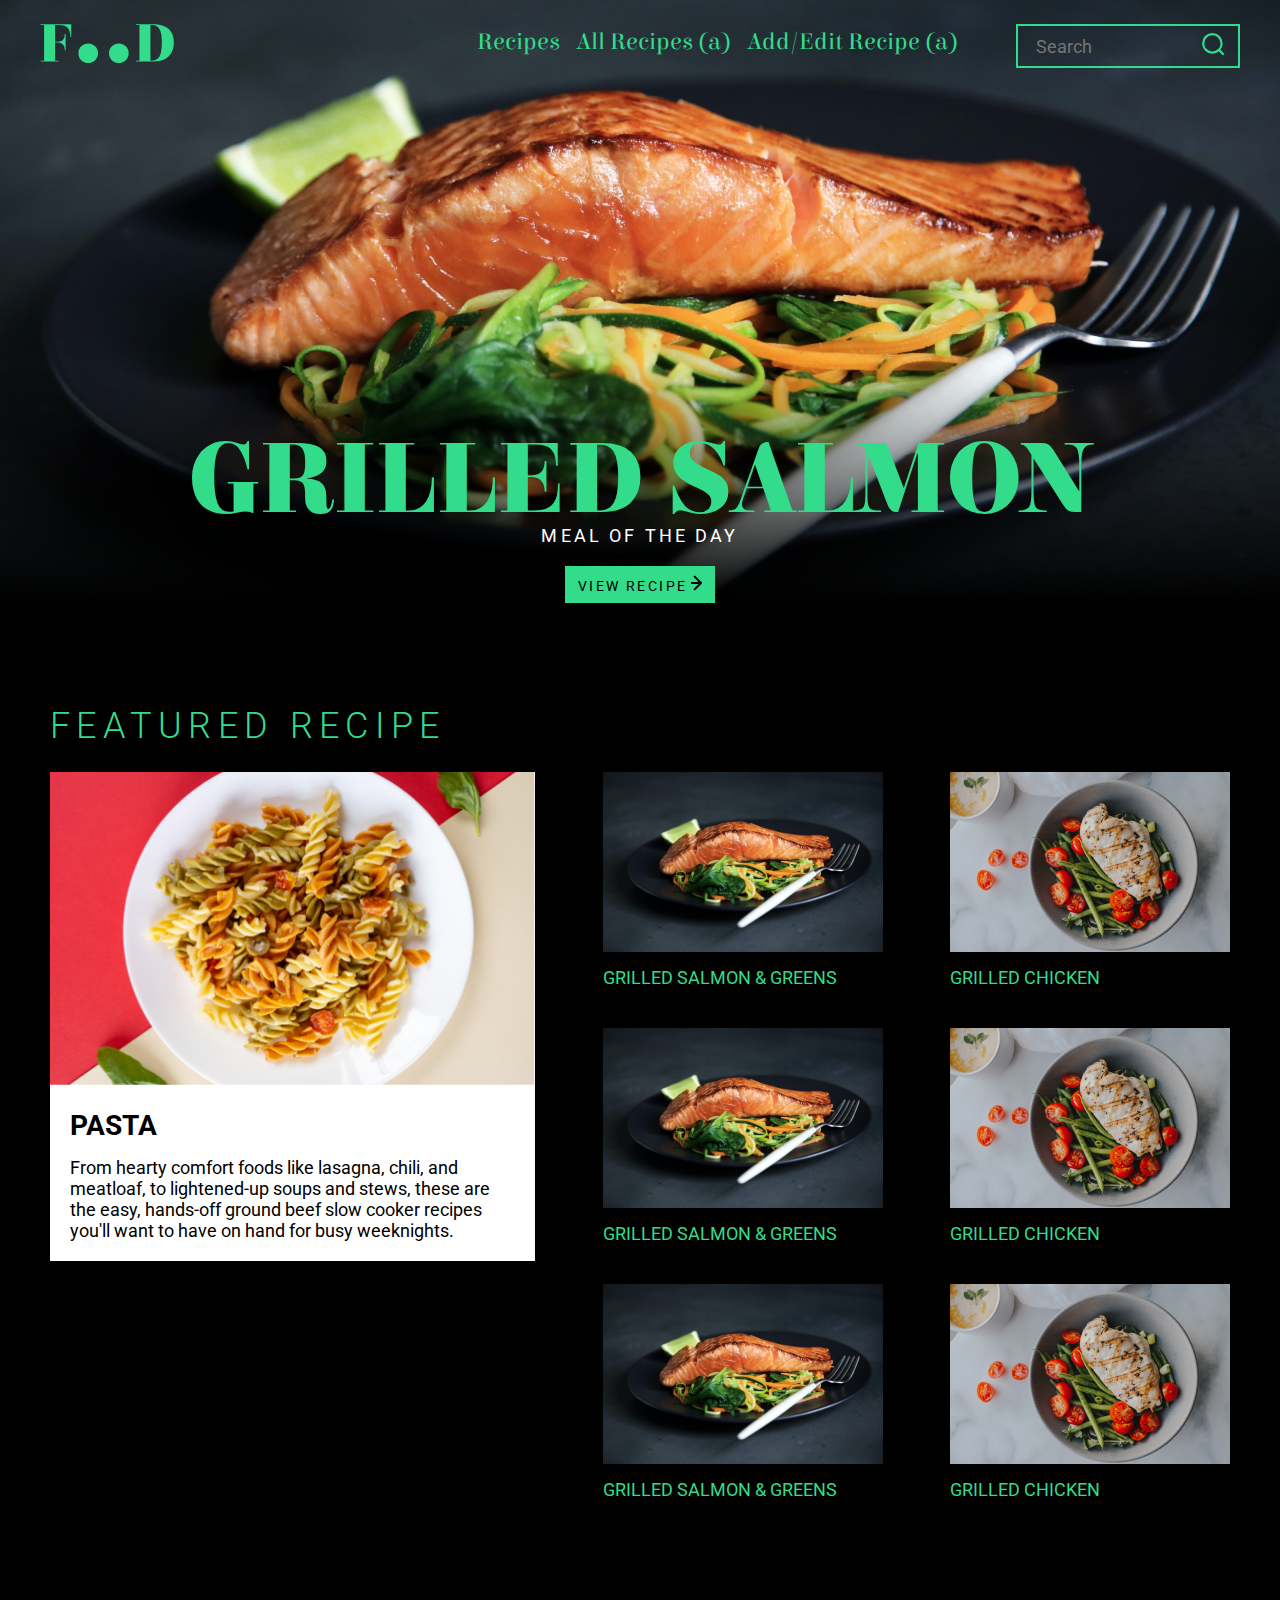
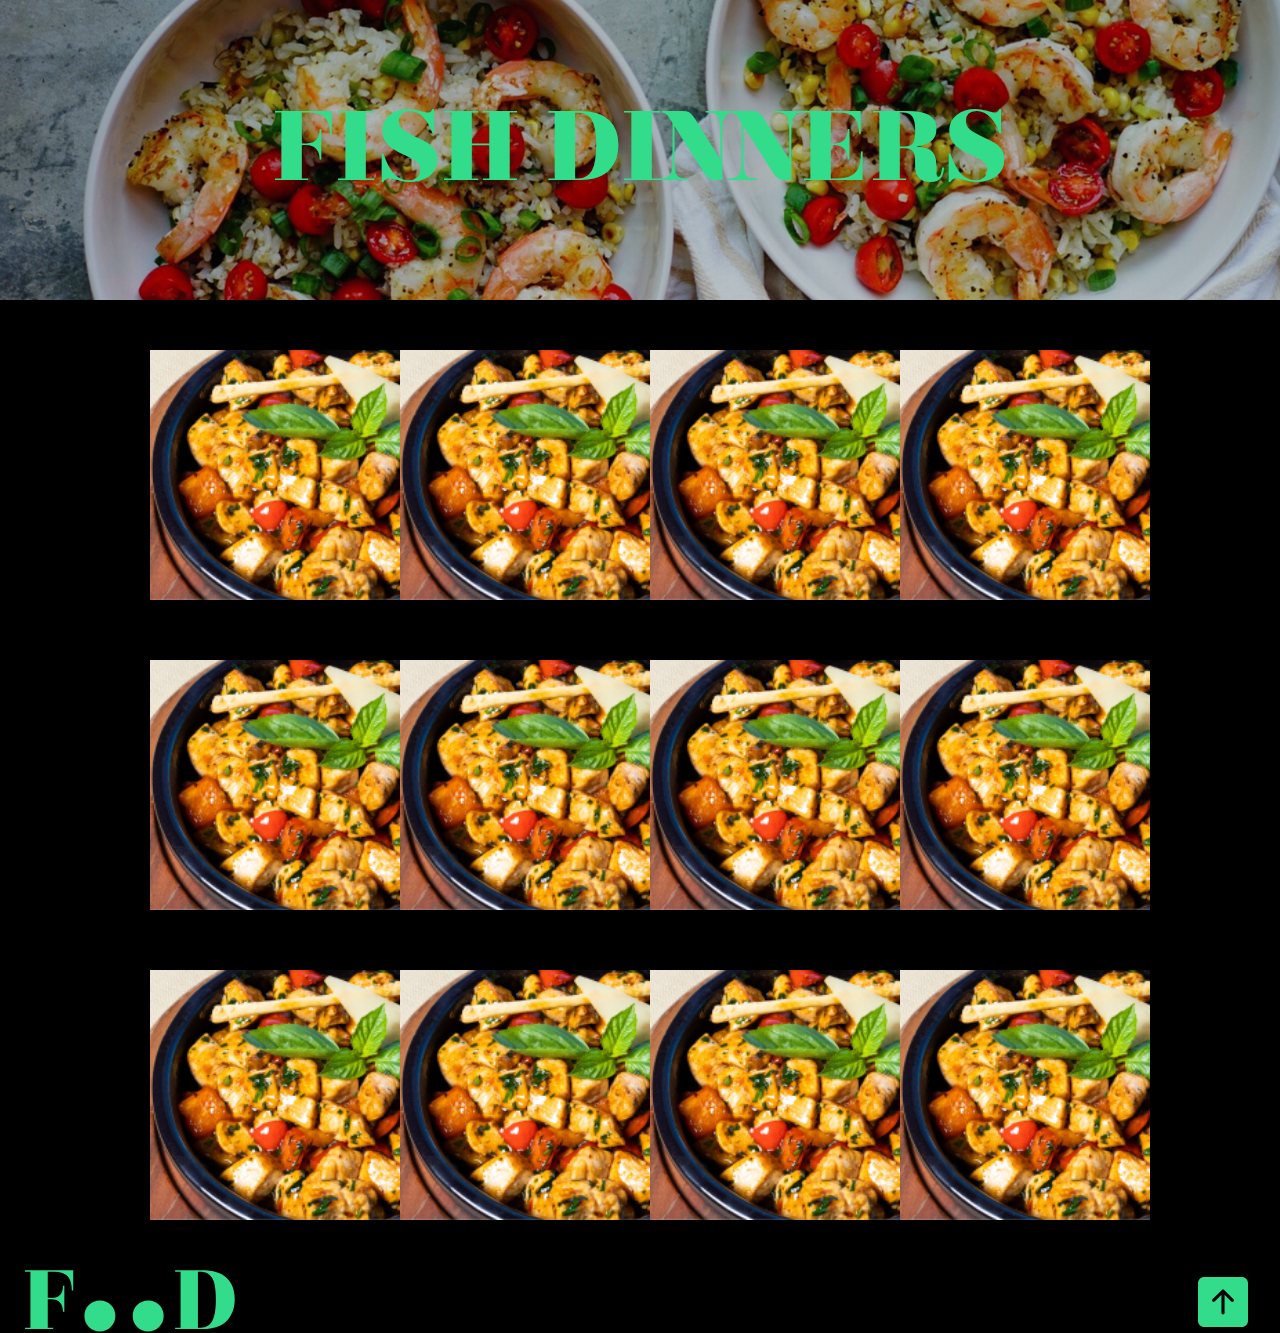
<file: alpha/index.html>
<!DOCTYPE html>
<html lang="en">
<head>
    <meta charset="UTF-8">
    <meta name="viewport" content="width=device-width, initial-scale=1.0">
    <meta http-equiv="X-UA-Compatible" content="ie=edge">
    <title>Home</title>
    <link rel="stylesheet" href="master.css">
    <link rel="preconnect" href="https://fonts.googleapis.com">
    <link rel="preconnect" href="https://fonts.gstatic.com" crossorigin>
    <link href="https://fonts.googleapis.com/css2?family=Elsie:wght@900&display=swap" rel="stylesheet">
    <link href="https://fonts.googleapis.com/css2?family=Roboto:wght@300;400;500;700;900&display=swap" rel="stylesheet">
</head>
<body>
    <header class="navbar">
        <div class="logo">
            <a href="index.html">
            <img src="images/FOOD.svg" alt="image of logo" >
        </a>  
        </div>
        <div class="menu-btn">
            <div class="menu-btn_burger"></div>
        </div>
        <div class="nav-menu">
            <div class="menu-items hover-style">
                <a href="categories.html">Recipes</a>
                <a href="all-recipes.html">All Recipes (a)</a>
                <a href="add-recipe.html">Add/Edit Recipe (a)</a>
                <a href="search-result.html">Search</a>
                <div class="search-bar">
                    <form action="/">
                        <input type="text" placeholder="Search" name="search">
                        <button type="submit"><img src="images/search.svg" alt="search icon"></button>
                    </form>
                </div>
            </div>
        </div>
    </header>     
    <div id="hero-image" class="hero">
        <div id="hero-text-items" >
            <a href="recipe-detail.html"> 
                <h1 class="large-title elsie">GRILLED SALMON</h1>
            </a>
            <h4 class="small-title">MEAL OF THE DAY</h4>
            <button class="btn-recipe" onclick="location.href='recipe-detail.html'">
                <a href="recipe-detail.html">VIEW RECIPE</a>
                <img src="images/arrow-1.svg" alt="right arrow">
            </button>
        </div>
    </div>
    <div id="featuredRecipesHP" class="hp-content col-3">
        <h3 class="roboto">FEATURED RECIPE</h3>
        <div class="col-1-2">
            <div>
                <div class="recipe-card-large">
                    <img src="images/food4.jpg" alt="image of pasta">
                    <div class="hover-style-secondary">
                        <a href="recipe-detail.html">
                            <h4 class="roboto">PASTA</h4>
                        </a>
                        <p class="roboto">From hearty comfort foods like lasagna, chili, and meatloaf, 
                            to lightened-up soups and stews, these are the easy, hands-off
                            ground beef slow cooker recipes you'll want to have on hand for 
                            busy weeknights.</p>
                    </div>
                </div>
            </div>
        </div>
        <div class="col-1-4">
            <div class="hover-style">
                <a href="">
                    <div class="recipe-card-small" id="side-image1"></div>
                </a>
                <a href="recipe-detail.html">
                    <p class="roboto-title">GRILLED SALMON & GREENS</p>
                </a>
            </div>
            <div class="hover-style">
                <a href="">
                    <div class="recipe-card-small" id="side-image1"></div>
                </a>
                <a href="recipe-detail.html">
                    <p class="roboto-title">GRILLED SALMON & GREENS</p>
                </a>
            </div>
            <div class="hover-style">
                <a href="">
                    <div class="recipe-card-small" id="side-image1"></div>
                </a>
                <a href="recipe-detail.html">
                    <p class="roboto-title">GRILLED SALMON & GREENS</p>
                </a>
            </div>
        </div>
        <div class="col-1-4">
            <div class="hover-style">
                <a href="">
                    <div class="recipe-card-small" id="side-image2"></div>
                </a>
                <a href="">
                    <p class="roboto-title">GRILLED CHICKEN</p>
                </a>
            </div>
            <div class="hover-style">
                <a href="">
                    <div class="recipe-card-small" id="side-image2"></div>
                </a>
                <a href="">
                    <p class="roboto-title">GRILLED CHICKEN</p>
                </a>
            </div>
            <div class="hover-style">
                <a href="">
                    <div class="recipe-card-small" id="side-image2"></div>
                </a>
                <a href="">
                    <p class="roboto-title">GRILLED CHICKEN</p>
                </a>
            </div>
        </div>
    </div>
    <div id="hp-banner">
        <a href="categories.html">
            <h1 class="large-title elsie">FISH DINNERS</h1>
        </a>
    </div>
    <div class="recipe-card-grid">
        <a href="">
            <div class="grid-item">
                <div class="middle">
                    <div class="grid-text">
                        <p class="roboto">CHICKEN STIRFRY</p>
                    </div>
                </div>
            </div>
        </a>
        <a href="">
            <div class="grid-item">
                <div class="middle">
                    <div class="grid-text">
                        <p class="roboto">CHICKEN STIRFRY</p>
                    </div>
                </div>
            </div>
        </a>
        <a href="">
            <div class="grid-item">
                <div class="middle">
                    <div class="grid-text">
                        <p class="roboto">CHICKEN STIRFRY</p>
                    </div>
                </div>
            </div>
        </a>
        <a href="">
            <div class="grid-item">
                <div class="middle">
                    <div class="grid-text">
                        <p class="roboto">CHICKEN STIRFRY</p>
                    </div>
                </div>
            </div>
        </a>
        <a href="">
            <div class="grid-item">
                <div class="middle">
                    <div class="grid-text">
                        <p class="roboto">CHICKEN STIRFRY</p>
                    </div>
                </div>
            </div>
        </a>
        <a href="">
            <div class="grid-item">
                <div class="middle">
                    <div class="grid-text">
                        <p class="roboto">CHICKEN STIRFRY</p>
                    </div>
                </div>
            </div>
        </a>
        <a href="">
            <div class="grid-item">
                <div class="middle">
                    <div class="grid-text">
                        <p class="roboto">CHICKEN STIRFRY</p>
                    </div>
                </div>
            </div>
        </a>
        <a href="">
            <div class="grid-item">
                <div class="middle">
                    <div class="grid-text">
                        <p class="roboto">CHICKEN STIRFRY</p>
                    </div>
                </div>
            </div>
        </a>
        <a href="">
            <div class="grid-item">
                <div class="middle">
                    <div class="grid-text">
                        <p class="roboto">CHICKEN STIRFRY</p>
                    </div>
                </div>
            </div>
        </a>
        <a href="">
            <div class="grid-item">
                <div class="middle">
                    <div class="grid-text">
                        <p class="roboto">CHICKEN STIRFRY</p>
                    </div>
                </div>
            </div>
        </a>
        <a href="">
            <div class="grid-item">
                <div class="middle">
                    <div class="grid-text">
                        <p class="roboto">CHICKEN STIRFRY</p>
                    </div>
                </div>
            </div>
        </a>
        <a href="">
            <div class="grid-item">
                <div class="middle">
                    <div class="grid-text">
                        <p class="roboto">CHICKEN STIRFRY</p>
                    </div>
                </div>
            </div>
        </a>
    </div>
    <footer class="footer">
        <div class="footer_name">
            <img src="images/FOOD.svg" alt="logo">
        </div>
        <div class="footer_icons">
            <a href="#hero-text-items">
                <img src="images/scroll-top.svg" alt="scroll to top" class="icons">
            </a>
        </div>
    </footer>
</body>
<script src="main.js"></script>
</html>
</file>
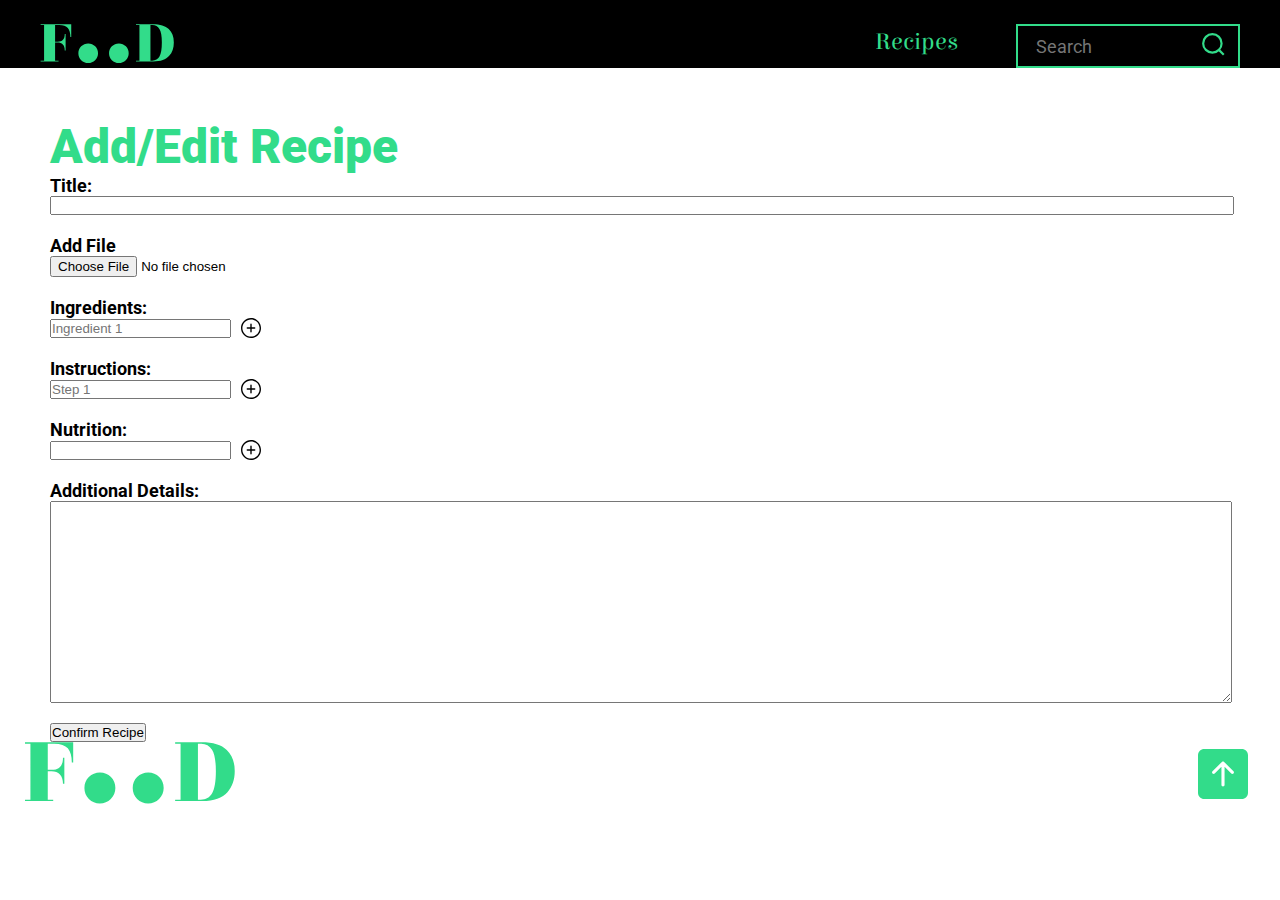
<file: alpha/add-recipe.html>
<!DOCTYPE html>
<html lang="en">

<head>
    <meta charset="UTF-8">
    <meta name="viewport" content="width=device-width, initial-scale=1.0">
    <meta http-equiv="X-UA-Compatible" content="ie=edge">
    <title>New Recipe</title>
    <link rel="stylesheet" href="master.css">
    <link rel="preconnect" href="https://fonts.googleapis.com">
    <link rel="preconnect" href="https://fonts.gstatic.com" crossorigin>
    <link href="https://fonts.googleapis.com/css2?family=Elsie:wght@900&display=swap" rel="stylesheet">
    <link href="https://fonts.googleapis.com/css2?family=Roboto:wght@300;400;500;700;900&display=swap" rel="stylesheet">
    <script src="https://ajax.googleapis.com/ajax/libs/jquery/3.3.1/jquery.min.js"></script>

    <script type="text/javascript">
        $(document).ready(function () {
            var maxField = 20; //Input fields increment limitation
            var addButton = $('.add_button'); //Add button selector
            var addButton2 = $('.add_button2');
            var addButton3 = $('.add_button3');
            var wrapper = $('.field_wrapper'); //Input field wrapper
            var wrapper2 = $('.field_wrapper2'); //Input field wrapper
            var wrapper3 = $('.field_wrapper3'); //Input field wrapper
            var fieldHTML = '<div><input type="text" name="field_name[]" value=""/><a href="javascript:void(0);" class="remove_button"><img src="images/delete.svg"/></a></div>'; //New input field html 
            var x = 1; //Initial field counter is 1

            //Once add button is clicked
            $(addButton).click(function () {
                //Check maximum number of input fields
                if (x < maxField) {
                    x++; //Increment field counter
                    $(wrapper).append(fieldHTML); //Add field html
                }
            });

            $(addButton2).click(function () {
                //Check maximum number of input fields
                if (x < maxField) {
                    x++; //Increment field counter
                    $(wrapper2).append(fieldHTML); //Add field html
                }
            });

            $(addButton3).click(function () {
                //Check maximum number of input fields
                if (x < maxField) {
                    x++; //Increment field counter
                    $(wrapper3).append(fieldHTML); //Add field html
                }
            });

            //Once remove button is clicked
            $(wrapper).on('click', '.remove_button', function (e) {
                e.preventDefault();
                $(this).parent('div').remove(); //Remove field html
                x--; //Decrement field counter
            });

            $(wrapper2).on('click', '.remove_button', function (e) {
                e.preventDefault();
                $(this).parent('div').remove(); //Remove field html
                x--; //Decrement field counter
            });

            $(wrapper3).on('click', '.remove_button', function (e) {
                e.preventDefault();
                $(this).parent('div').remove(); //Remove field html
                x--; //Decrement field counter
            });
        });
    </script>

</head>

<body id="add-recipe">
    <header class="navbar" id="secondary-navbar">
        <div class="logo">
            <a href="index.html">
                <img src="images/FOOD.svg" alt="image of logo">
            </a>
        </div>
        <div class="menu-btn">
            <div class="menu-btn_burger"></div>
        </div>
        <div class="nav-menu">
            <div class="menu-items">
                <a href="categories.html">Recipes</a>
                <div class="search-bar">
                    <form action="/">
                        <input type="text" placeholder="Search" name="search">
                        <button type="submit"><img src="images/search.svg" alt="search icon"></button>
                    </form>
                </div>
            </div>
        </div>
    </header>
    <div class="hp-content hp-content-secondary" id="category-content">
        <div>
            <h2 class="secondary-title roboto">Add/Edit Recipe</h2>
            <form method="POST" id="addRecipe" action="add-recipe.php">
                <label for="title">Title:</label>
                <input type="text" id="title" name="recipeTitle">

                <label for="imageFile">Add File</label>
                <input type="file" id="imageFile" name="recipeImage" placeholder="Insert Image:">

            <div class="field_wrapper wrapper-style">
                <label for="ingredients">Ingredients:</label>
                <div>
                    <input type="text" id="ingredientList" name="recipeIngredients" placeholder="Ingredient 1">
                    <a href="javascript:void(0);" class="add_button add_button-style" title="Add Field"><img src="images/add.svg" alt="add button"></a>
                </div>
            </div>

            <div class="field_wrapper2 wrapper-style">
                <label for="instructions">Instructions:</label>
                <div>
                    <input type="text" id="instructionList" name="recipeInstructions" placeholder="Step 1">
                    <a href="javascript:void(0);" class="add_button2 add_button-style" title="Add Field"><img src="images/add.svg" alt="add button"></a>
                </div>
            </div>

            <div class="field_wrapper3 wrapper-style">
                <label for="nutrition">Nutrition:</label>
                <div>
                    <input type="text" id="nutritionList" name="recipeNutrition">
                    <a href="javascript:void(0);" class="add_button3 add_button-style" title="Add Field"><img src="images/add.svg" alt="add button"></a>
                </div>
            </div>
                <label for="details">Additional Details:</label>
                <textarea id="recipeDetails" name="recipeDetails"></textarea>
            </form>

            <button type="submit" form="addRecipe" value="Submit">Confirm Recipe</button>
        </div>
        
    </div>
    <footer class="footer">
        <div class="footer_name">
            <img src="images/FOOD.svg" alt="logo">
        </div>
        <div class="footer_icons">
            <a href="#secondary-navbar">
                <img src="images/scroll-top.svg" alt="scroll to top" class="icons">
            </a>
        </div>
    </footer>
</body>
<script src="main.js"></script>
</html>
</file>
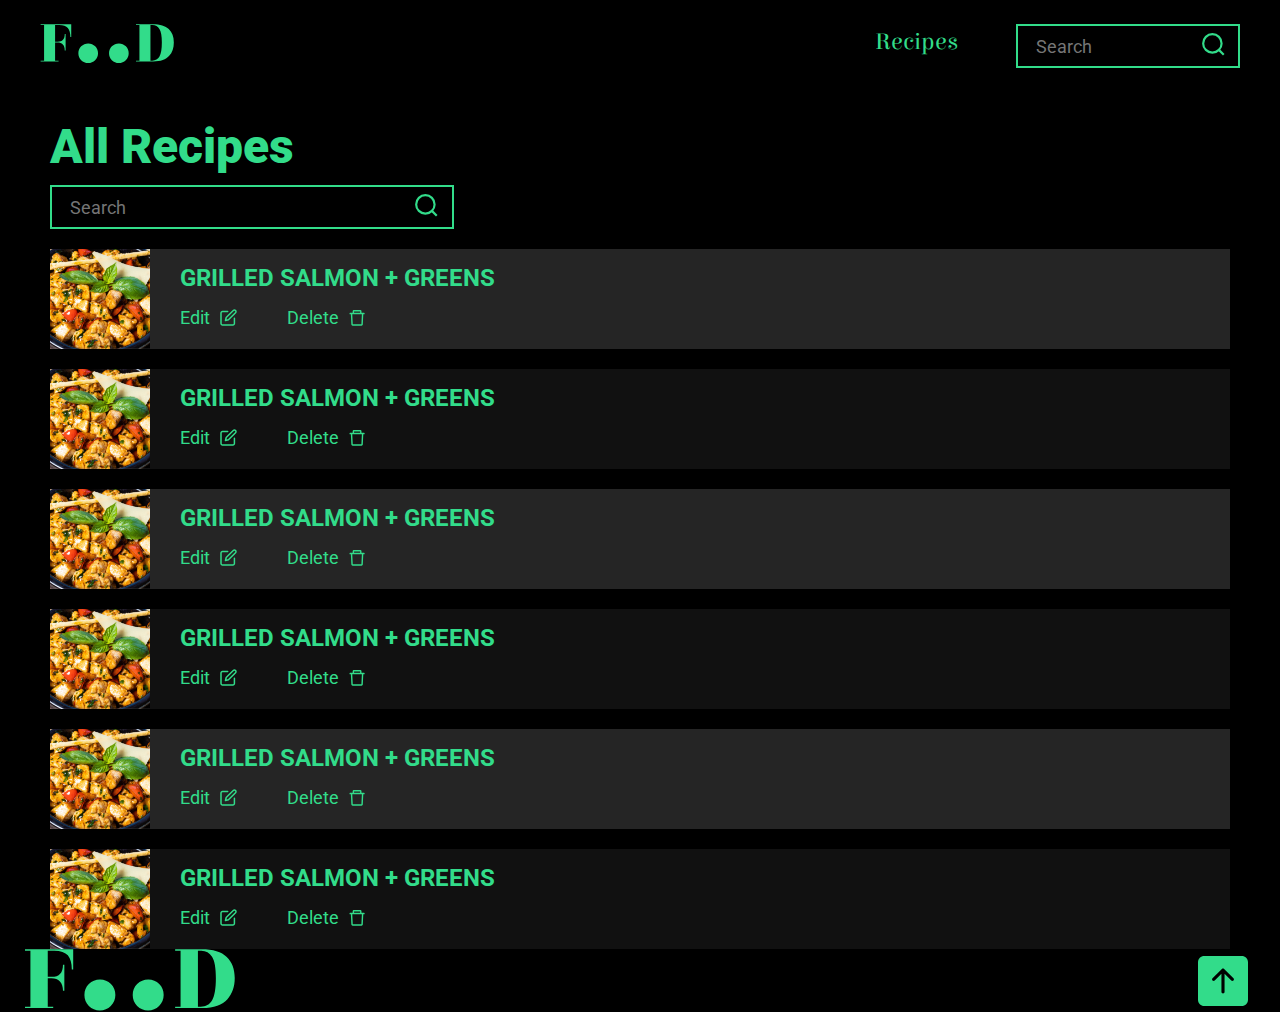
<file: alpha/all-recipes.html>
<!DOCTYPE html>
<html lang="en">
<head>
    <meta charset="UTF-8">
    <meta name="viewport" content="width=device-width, initial-scale=1.0">
    <meta http-equiv="X-UA-Compatible" content="ie=edge">
    <title>View All Recipes</title>
    <link rel="stylesheet" href="master.css">
    <link rel="preconnect" href="https://fonts.googleapis.com">
    <link rel="preconnect" href="https://fonts.gstatic.com" crossorigin>
    <link href="https://fonts.googleapis.com/css2?family=Elsie:wght@900&display=swap" rel="stylesheet">
    <link href="https://fonts.googleapis.com/css2?family=Roboto:wght@300;400;500;700;900&display=swap" rel="stylesheet">
</head>
<body> 
    <header class="navbar" id="secondary-navbar">
        <div class="logo">
            <a href="index.html">
            <img src="images/FOOD.svg" alt="image of logo" >
        </a>  
        </div>
        <div class="menu-btn">
            <div class="menu-btn_burger"></div>
        </div>
        <div class="nav-menu">
            <div class="menu-items">
                <a href="categories.html">Recipes</a>
                <div class="search-bar">
                    <form action="/">
                        <input type="text" placeholder="Search" name="search">
                        <button type="submit"><img src="images/search.svg" alt="search icon"></button>
                    </form>
                </div>
            </div>
        </div>
    </header>
    <div class="hp-content hp-content-secondary" id="category-content">
        <div>
            <h2 class="secondary-title roboto">All Recipes</h2>
        </div>
        <div class="search-bar" id="search-bar-large">
            <form action="/">
                <input type="text" placeholder="Search" name="search">
                <button type="submit"><img src="images/search.svg" alt="search icon"></button>
            </form>
        </div>
        <div>
            <div class="master-recipe-card roboto">
                <div class="master-recipe-card-image">
                    <li></li>
                </div>
                <div class="master-recipe-card-text">
                    <h4 class="master-recipe-title">GRILLED SALMON + GREENS</h3>
                    <div>
                        <div>
                            <a href="">
                                <p>Edit</p>
                                <img src="images/edit.svg" alt="edit icon">
                            </a>
                        </div>
                        <div>
                            <a href="">
                                <p>Delete</p>
                                <img src="images/delete.svg" alt="delete icon">
                            </a>
                        </div>
                    </div>
                </div>
            </div>
            <div class="master-recipe-card roboto">
                <div class="master-recipe-card-image">
                    <li></li>
                </div>
                <div class="master-recipe-card-text">
                    <h4 class="master-recipe-title">GRILLED SALMON + GREENS</h3>
                    <div>
                        <div>
                            <a href="">
                                <p>Edit</p>
                                <img src="images/edit.svg" alt="edit icon">
                            </a>
                        </div>
                        <div>
                            <a href="">
                                <p>Delete</p>
                                <img src="images/delete.svg" alt="delete icon">
                            </a>
                        </div>
                    </div>
                </div>
            </div>
            <div class="master-recipe-card roboto">
                <div class="master-recipe-card-image">
                    <li></li>
                </div>
                <div class="master-recipe-card-text">
                    <h4 class="master-recipe-title">GRILLED SALMON + GREENS</h3>
                    <div>
                        <div>
                            <a href="">
                                <p>Edit</p>
                                <img src="images/edit.svg" alt="edit icon">
                            </a>
                        </div>
                        <div>
                            <a href="">
                                <p>Delete</p>
                                <img src="images/delete.svg" alt="delete icon">
                            </a>
                        </div>
                    </div>
                </div>
            </div>
            <div class="master-recipe-card roboto">
                <div class="master-recipe-card-image">
                    <li></li>
                </div>
                <div class="master-recipe-card-text">
                    <h4 class="master-recipe-title">GRILLED SALMON + GREENS</h3>
                    <div>
                        <div>
                            <a href="">
                                <p>Edit</p>
                                <img src="images/edit.svg" alt="edit icon">
                            </a>
                        </div>
                        <div>
                            <a href="">
                                <p>Delete</p>
                                <img src="images/delete.svg" alt="delete icon">
                            </a>
                        </div>
                    </div>
                </div>
            </div>
            <div class="master-recipe-card roboto">
                <div class="master-recipe-card-image">
                    <li></li>
                </div>
                <div class="master-recipe-card-text">
                    <h4 class="master-recipe-title">GRILLED SALMON + GREENS</h3>
                    <div>
                        <div>
                            <a href="">
                                <p>Edit</p>
                                <img src="images/edit.svg" alt="edit icon">
                            </a>
                        </div>
                        <div>
                            <a href="">
                                <p>Delete</p>
                                <img src="images/delete.svg" alt="delete icon">
                            </a>
                        </div>
                    </div>
                </div>
            </div>
            <div class="master-recipe-card roboto">
                <div class="master-recipe-card-image">
                    <li></li>
                </div>
                <div class="master-recipe-card-text">
                    <h4 class="master-recipe-title">GRILLED SALMON + GREENS</h3>
                    <div>
                        <div>
                            <a href="">
                                <p>Edit</p>
                                <img src="images/edit.svg" alt="edit icon">
                            </a>
                        </div>
                        <div>
                            <a href="">
                                <p>Delete</p>
                                <img src="images/delete.svg" alt="delete icon">
                            </a>
                        </div>
                    </div>
                </div>
            </div>
        </div>
    </div>
    <footer class="footer">
        <div class="footer_name">
            <img src="images/FOOD.svg" alt="logo">
        </div>
        <div class="footer_icons">
            <a href="#secondary-navbar">
                <img src="images/scroll-top.svg" alt="scroll to top" class="icons">
            </a>
        </div>
    </footer>    
</body>
<script src="main.js"></script>
</html>
</file>
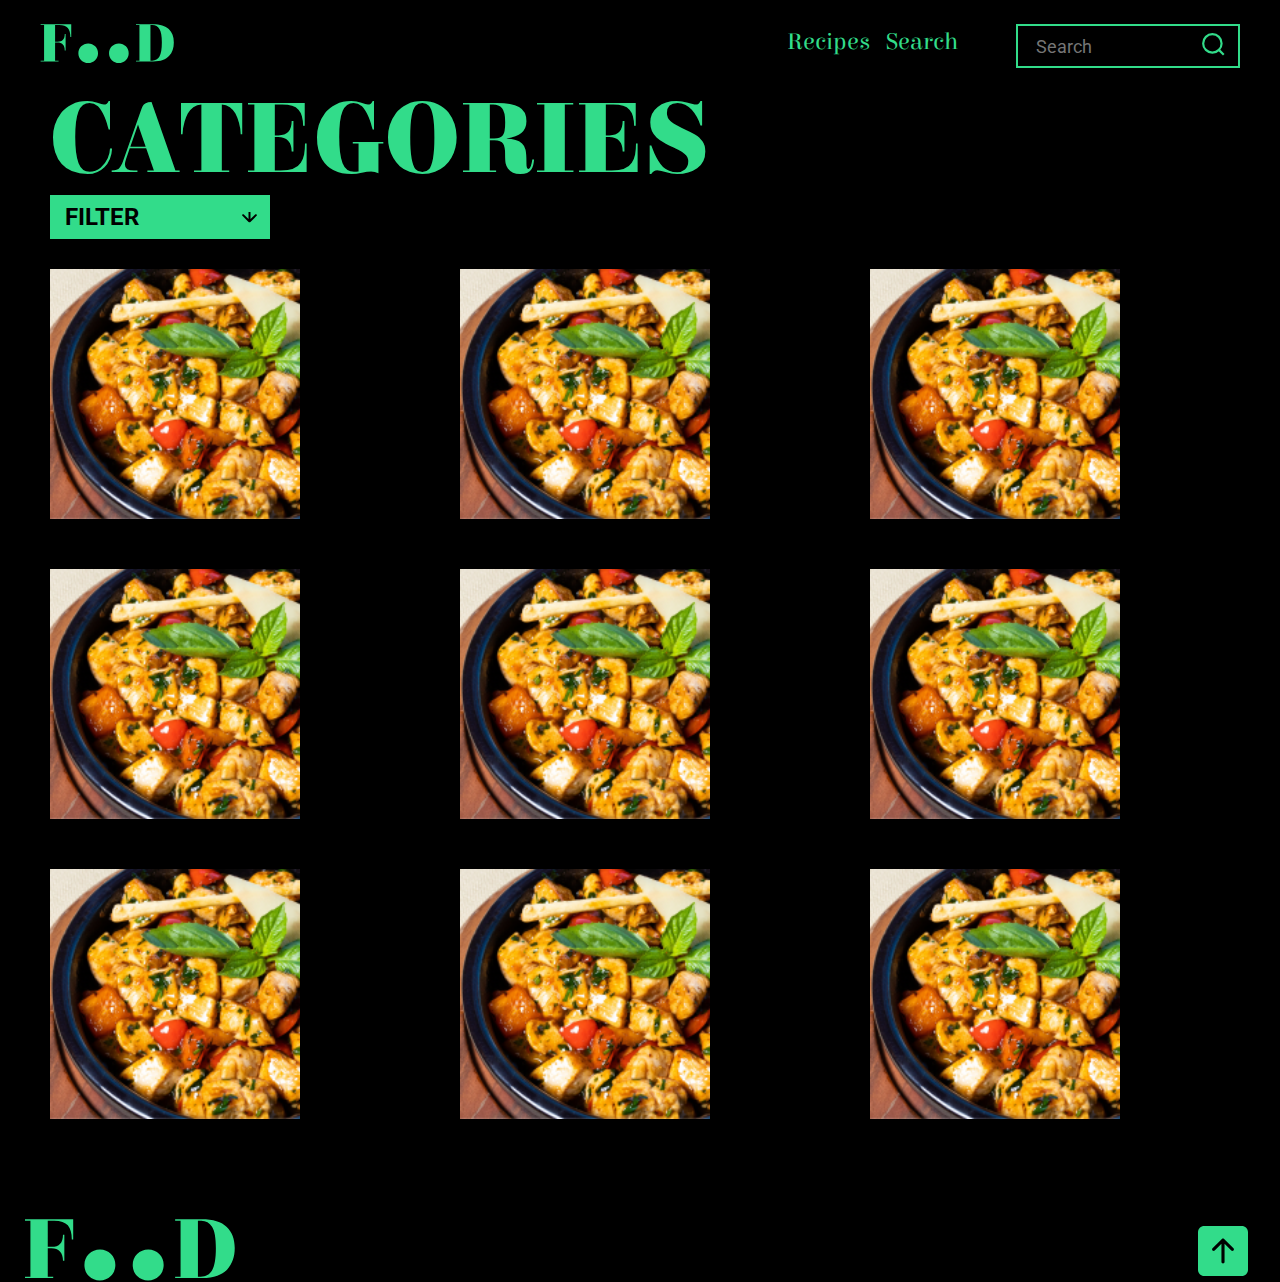
<file: alpha/categories.html>
<!DOCTYPE html>
<html lang="en">
<head>
    <meta charset="UTF-8">
    <meta name="viewport" content="width=device-width, initial-scale=1.0">
    <meta http-equiv="X-UA-Compatible" content="ie=edge">
    <title>Categories</title>
    <link rel="stylesheet" href="master.css">
    <link rel="preconnect" href="https://fonts.googleapis.com">
    <link rel="preconnect" href="https://fonts.gstatic.com" crossorigin>
    <link href="https://fonts.googleapis.com/css2?family=Elsie:wght@900&display=swap" rel="stylesheet">
    <link href="https://fonts.googleapis.com/css2?family=Roboto:wght@300;400;500;700;900&display=swap" rel="stylesheet">
</head>
<body> 
    <header class="navbar">
        <div class="logo">
            <a href="index.html">
                <img src="images/FOOD.svg" alt="image of logo">
            </a>
        </div>
        <div class="menu-btn">
            <div class="menu-btn_burger"></div>
        </div>
        <div class="nav-menu">
            <div class="menu-items hover-style">
                <a href="categories.html">Recipes</a>
                <a href="search-result.html">Search</a>
                <div class="search-bar">
                    <form action="/">
                        <input type="text" placeholder="Search" name="search">
                        <button type="submit"><img src="images/search.svg" alt="search icon"></button>
                    </form>
                </div>
            </div>
        </div>
    </header>
    <div class="hp-content" id="category-content">
        <div>
            <div>
                <h1 class="large-title elsie" id="category-title">CATEGORIES</h1>
            </div>
            <div class="filter-btn">
                <div>
                    <h4 class="roboto filter-btn-text">FILTER</h4>
                    <img src="images/arrow-1.svg" alt="image of arrow">
                </div>
            </div>
        </div>
        <div class="category-grid">
            <div class="grid-item"></div>
            <div class="grid-item"></div>
            <div class="grid-item"></div>
            <div class="grid-item"></div>
            <div class="grid-item"></div>
            <div class="grid-item"></div>
            <div class="grid-item"></div>
            <div class="grid-item"></div>
            <div class="grid-item"></div>
        </div>
    </div>
    <footer class="footer">
        <div class="footer_name">
            <img src="images/FOOD.svg" alt="logo">
        </div>
        <div class="footer_icons">
            <a href="#category-content">
                <img src="images/scroll-top.svg" alt="scroll to top" class="icons">
            </a>
        </div>
    </footer>    
</body>
<script src="main.js"></script>
</html>
</file>
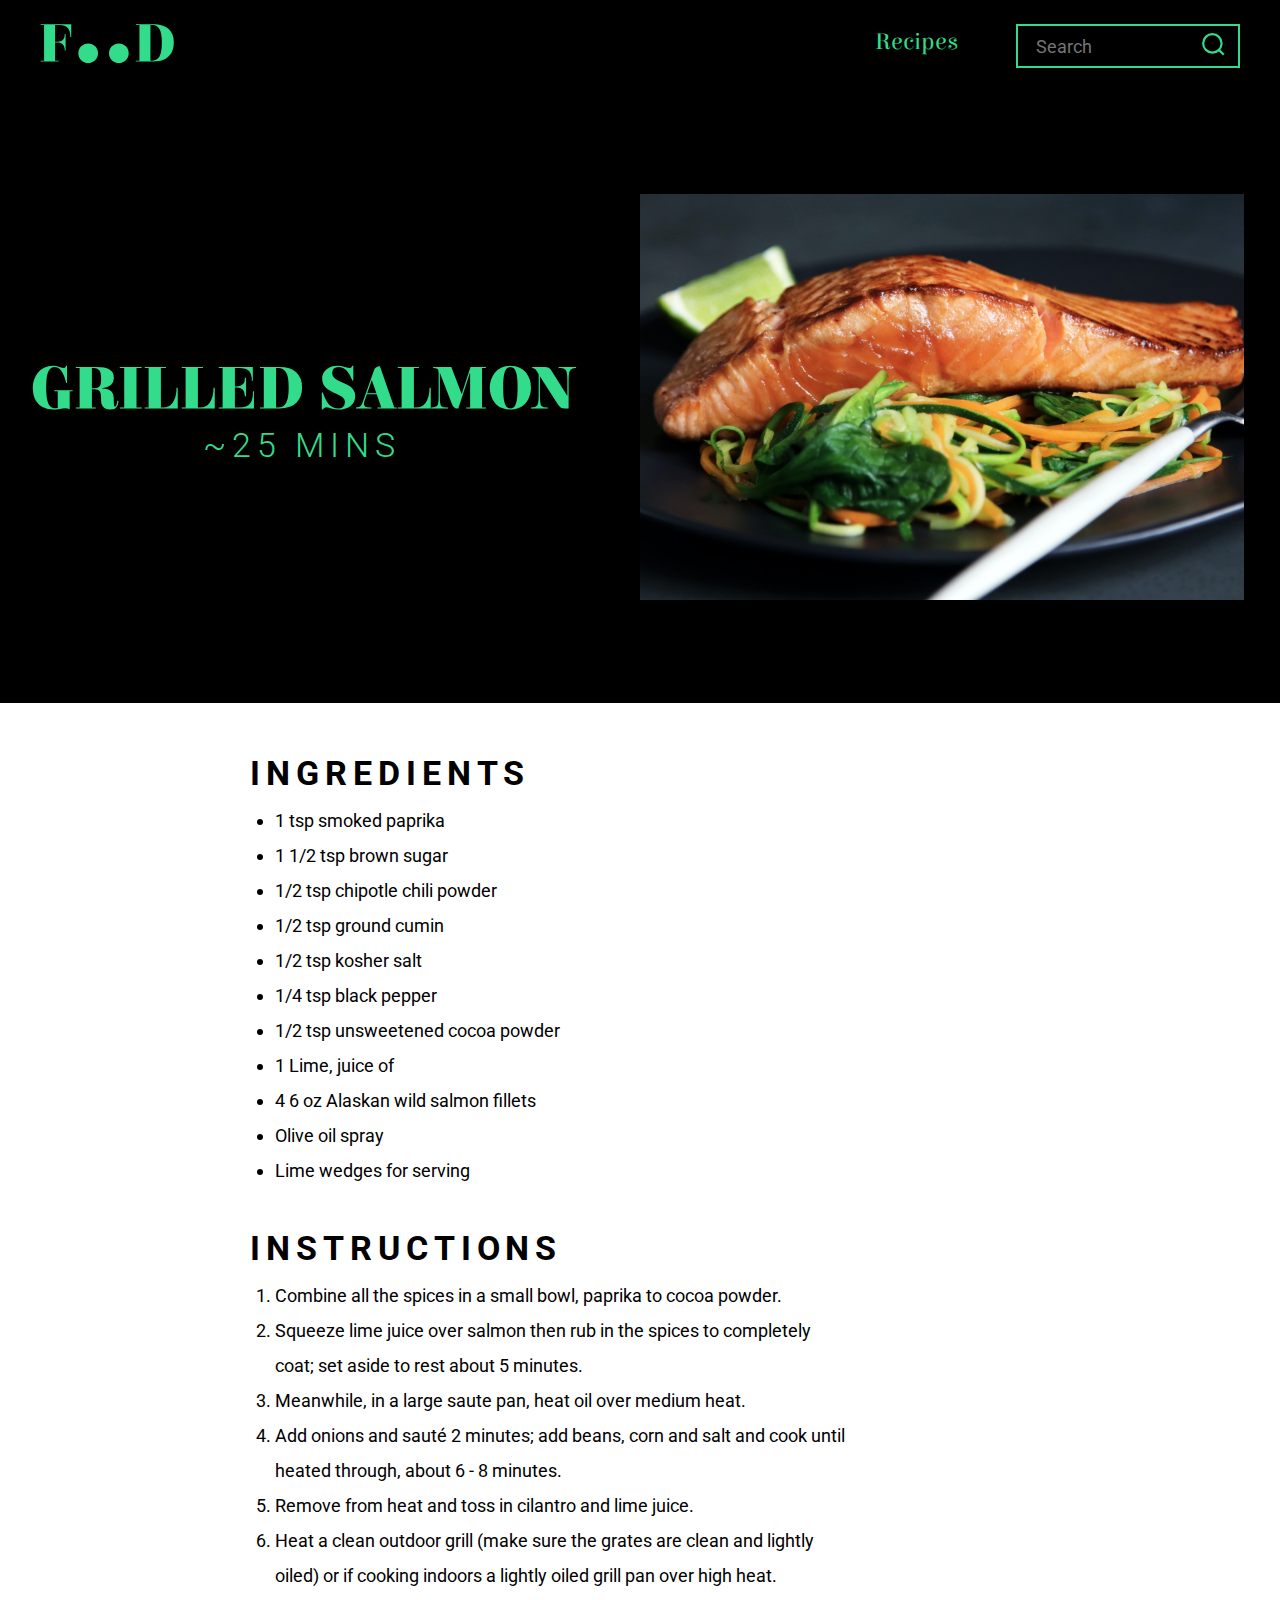
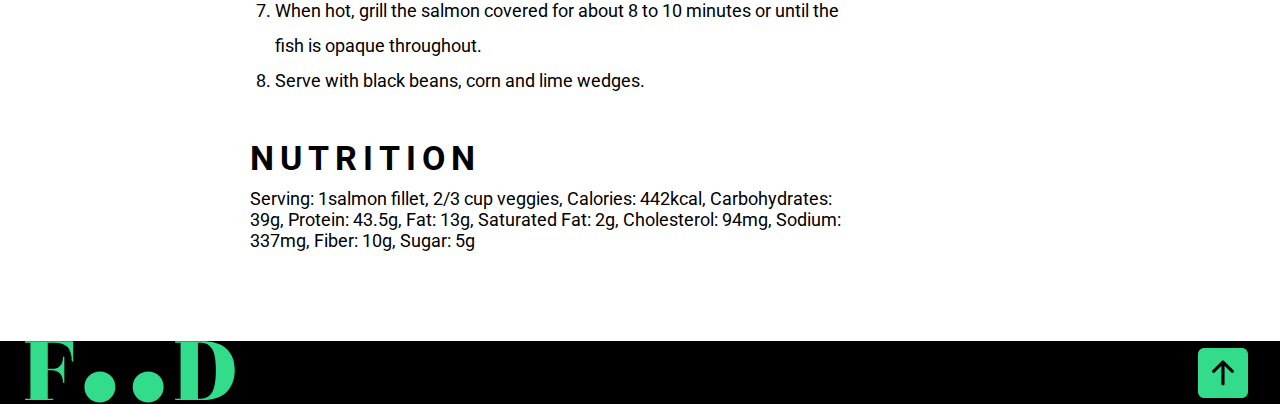
<file: alpha/recipe-detail.html>
<!DOCTYPE html>
<html lang="en">
<head>
    <meta charset="UTF-8">
    <meta name="viewport" content="width=device-width, initial-scale=1.0">
    <meta http-equiv="X-UA-Compatible" content="ie=edge">
    <title>Recipe</title>
    <link rel="stylesheet" href="master.css">
    <link rel="preconnect" href="https://fonts.googleapis.com">
    <link rel="preconnect" href="https://fonts.gstatic.com" crossorigin>
    <link href="https://fonts.googleapis.com/css2?family=Elsie:wght@900&display=swap" rel="stylesheet">
    <link href="https://fonts.googleapis.com/css2?family=Roboto:wght@300;400;500;700;900&display=swap" rel="stylesheet">
</head>
<body> 
    <header class="navbar" id="secondary-navbar">
        <div class="logo">
            <a href="index.html">
            <img src="images/FOOD.svg" alt="image of logo" >
        </a>  
        </div>
        <div class="menu-btn">
            <div class="menu-btn_burger"></div>
        </div>
        <div class="nav-menu">
            <div class="menu-items">
                <a href="categories.html">Recipes</a>
                <div class="search-bar">
                    <form action="/">
                        <input type="text" placeholder="Search" name="search">
                        <button type="submit"><img src="images/search.svg" alt="search icon"></button>
                    </form>
                </div>
            </div>
        </div>
    </header> 
    <div class="detail-top">
        <div id="text-side">
            <h2 class="elsie">GRILLED SALMON</h2>
            <h3 class="roboto">~25 MINS</h3>
        </div>
        <div id="image-side">
            <li></li>
        </div>
    </div>     
    <div class="detail-content">
        <div class="detail-element">
            <h4 class="detail-subtitle roboto">INGREDIENTS</h4>
            <ul class="detail-list roboto">
                <li>1 tsp smoked paprika</li>
                <li>1 1/2 tsp brown sugar</li>
                <li>1/2 tsp chipotle chili powder</li>
                <li>1/2 tsp ground cumin</li>
                <li>1/2 tsp kosher salt</li>
                <li>1/4 tsp black pepper</li>
                <li>1/2 tsp unsweetened cocoa powder</li>
                <li>1 Lime, juice of</li>
                <li>4 6 oz Alaskan wild salmon fillets</li>
                <li>Olive oil spray</li>
                <li>Lime wedges for serving</li>
            </ul>
        </div>
        <div class="detail-element">
            <h4 class="detail-subtitle roboto">INSTRUCTIONS</h4>
            <ol class="detail-list roboto">
                <li>Combine all the spices in a small bowl, paprika to cocoa powder.</li>
                <li>Squeeze lime juice over salmon then rub in the spices to completely coat; set aside to rest about 5 minutes.</li>
                <li>Meanwhile, in a large saute pan, heat oil over medium heat.</li>
                <li>Add onions and sauté 2 minutes; add beans, corn and salt and cook until heated through, about 6 - 8 minutes.</li>
                <li>Remove from heat and toss in cilantro and lime juice.</li>
                <li>Heat a clean outdoor grill (make sure the grates are clean and lightly oiled) or if cooking indoors a lightly oiled grill pan over high heat.</li>
                <li>When hot, grill the salmon covered for about 8 to 10 minutes or until the fish is opaque throughout.</li>
                <li>Serve with black beans, corn and lime wedges.</li>
            </ol>
        </div>
        <div class="detail-element">
            <h4 class="detail-subtitle roboto">NUTRITION</h4>
            <p class="roboto">Serving: 1salmon fillet, 2/3 cup veggies, Calories: 442kcal, 
                Carbohydrates: 39g, Protein: 43.5g, Fat: 13g, Saturated Fat: 2g, 
                Cholesterol: 94mg, Sodium: 337mg, Fiber: 10g, Sugar: 5g</p>
        </div>
    </div>  
    <footer class="footer">
        <div class="footer_name">
            <img src="images/FOOD.svg" alt="logo">
        </div>
        <div class="footer_icons">
            <a href="#secondary-navbar">
                <img src="images/scroll-top.svg" alt="scroll to top" class="icons">
            </a>
        </div>
    </footer>  
</body>
<script src="main.js"></script>
</html>
</file>
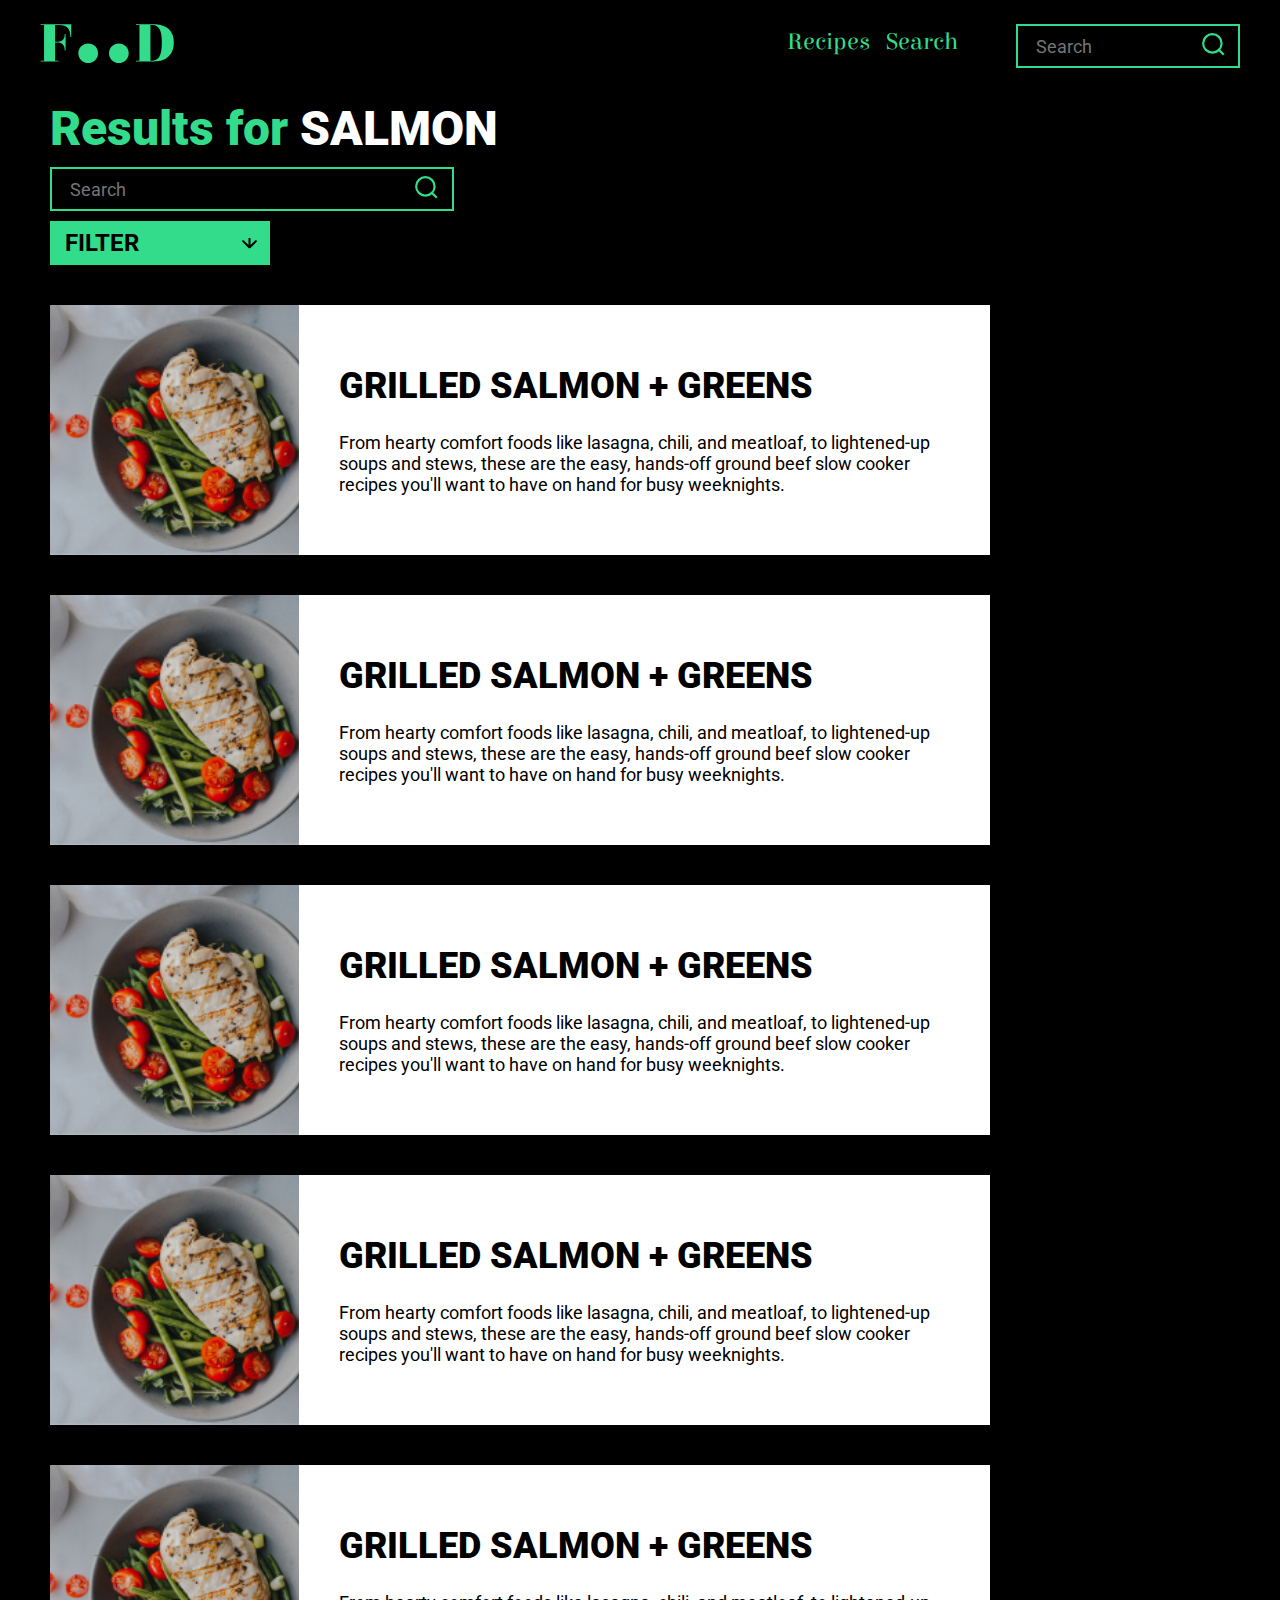
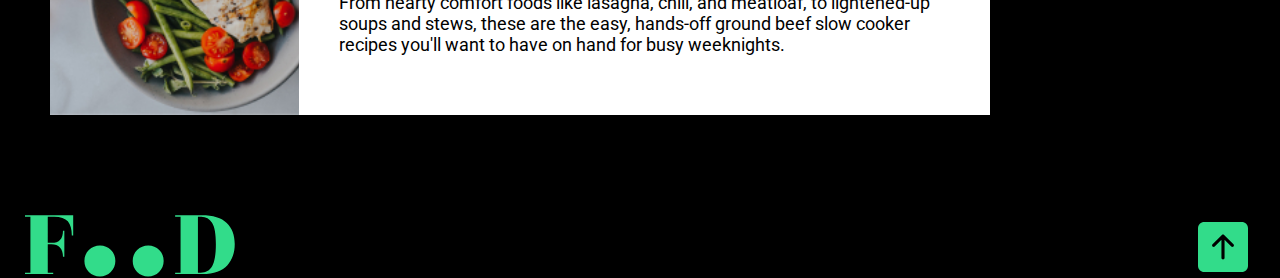
<file: alpha/search-result.html>
<!DOCTYPE html>
<html lang="en">
<head>
    <meta charset="UTF-8">
    <meta name="viewport" content="width=device-width, initial-scale=1.0">
    <meta http-equiv="X-UA-Compatible" content="ie=edge">
    <title>Result</title>
    <link rel="stylesheet" href="master.css">
    <link rel="preconnect" href="https://fonts.googleapis.com">
    <link rel="preconnect" href="https://fonts.gstatic.com" crossorigin>
    <link href="https://fonts.googleapis.com/css2?family=Elsie:wght@900&display=swap" rel="stylesheet">
    <link href="https://fonts.googleapis.com/css2?family=Roboto:wght@300;400;500;700;900&display=swap" rel="stylesheet">
</head>
<body> 
    <header class="navbar">
        <div class="logo">
            <a href="index.html">
                <img src="images/FOOD.svg" alt="image of logo">
            </a>
        </div>
        <div class="menu-btn">
            <div class="menu-btn_burger"></div>
        </div>
        <div class="nav-menu">
            <div class="menu-items hover-style">
                <a href="categories.html">Recipes</a>
                <a href="search-result.html">Search</a>
                <div class="search-bar">
                    <form action="/">
                        <input type="text" placeholder="Search" name="search">
                        <button type="submit"><img src="images/search.svg" alt="search icon"></button>
                    </form>
                </div>
            </div>
        </div>
    </header>
    <div class="hp-content" id="category-content">
        <div>
            <h2 class="secondary-title roboto">Results for <span id="search-item">SALMON</span></h2>
        </div>
        <div class="search-bar" id="search-bar-large">
            <form action="/">
                <input type="text" placeholder="Search" name="search">
                <button type="submit"><img src="images/search.svg" alt="search icon"></button>
            </form>
        </div>
        <div class="filter-btn">
            <div>
                <h4 class="roboto filter-btn-text">FILTER</h4>
                <img src="images/arrow-1.svg" alt="image of arrow">
            </div>
        </div>
        <div>
            <div class="search-card roboto">
                <div class="search-card-image">
                    <li></li>
                </div>
                <div class="hover-style-secondary">
                    <a href="">
                        <h4 class="search-title">GRILLED SALMON + GREENS</h3>
                    </a>
                    <p>From hearty comfort foods like lasagna, chili, and meatloaf, to lightened-up soups and stews, these are the easy,
                    hands-off ground beef slow cooker recipes you'll want to have on hand for busy weeknights.</p>
                </div>
            </div>
            <div class="search-card roboto">
                <div class="search-card-image">
                    <li></li>
                </div>
                <div class="hover-style-secondary">
                    <a href="">
                        <h4 class="search-title">GRILLED SALMON + GREENS</h3>
                    </a>
                    <p>From hearty comfort foods like lasagna, chili, and meatloaf, to lightened-up soups and stews, these are the easy,
                    hands-off ground beef slow cooker recipes you'll want to have on hand for busy weeknights.</p>
                </div>
            </div>
            <div class="search-card roboto">
                <div class="search-card-image">
                    <li></li>
                </div>
                <div class="hover-style-secondary">
                    <a href="">
                        <h4 class="search-title">GRILLED SALMON + GREENS</h3>
                    </a>
                    <p>From hearty comfort foods like lasagna, chili, and meatloaf, to lightened-up soups and stews, these are the easy,
                    hands-off ground beef slow cooker recipes you'll want to have on hand for busy weeknights.</p>
                </div>
            </div>
            <div class="search-card roboto">
                <div class="search-card-image">
                    <li></li>
                </div>
                <div class="hover-style-secondary">
                    <a href="">
                        <h4 class="search-title">GRILLED SALMON + GREENS</h3>
                    </a>
                    <p>From hearty comfort foods like lasagna, chili, and meatloaf, to lightened-up soups and stews, these are the easy,
                    hands-off ground beef slow cooker recipes you'll want to have on hand for busy weeknights.</p>
                </div>
            </div>
            <div class="search-card roboto">
                <div class="search-card-image">
                    <li></li>
                </div>
                <div class="hover-style-secondary"> 
                    <a href="">
                        <h4 class="search-title">GRILLED SALMON + GREENS</h3>
                    </a>
                    <p>From hearty comfort foods like lasagna, chili, and meatloaf, to lightened-up soups and stews, these are the easy,
                    hands-off ground beef slow cooker recipes you'll want to have on hand for busy weeknights.</p>
                </div>
            </div>
        </div>
    </div>
    <footer class="footer">
        <div class="footer_name">
            <img src="images/FOOD.svg" alt="logo">
        </div>
        <div class="footer_icons">
            <a href="#category-content">
                <img src="images/scroll-top.svg" alt="scroll to top" class="icons">
            </a>
        </div>
    </footer>    
</body>
<script src="main.js"></script>
</html>
</file>
<file: alpha/master.css>
/* General */
html {
    scroll-behavior: smooth;
}
* {
    padding: 0;
    margin: 0;
}
body {
    background-color: black;
}
a {
    text-decoration: none;
}
button:hover {
    cursor: pointer;
    background-color: white;
    transition: .2s ease;
}

/* Fonts */
.elsie {
    font-family: Elsie;
    font-weight: 900;
}
.roboto {
    font-family: Roboto;
    font-size: 18px;
}
.roboto-title {
    font-family: Roboto;
    font-weight: 400;
    font-size: 18px;
    color: #32DC8A;
}

/* Navbar */
.navbar {
    position: absolute;
    overflow: hidden;
    left: 0;
    right: 0;
    display: flex;
    justify-content: space-between;
    padding: 0 2.5rem;
    z-index: 1;
    max-width: 150rem;
    margin: 0 auto;
}  
.search-bar {
    margin-left: 50px;
    border: 2px solid #32DC8A;
    width: 220px;
    display: flex;
    flex-direction: column;
}
.search-bar > form:nth-child(1) {
    display: flex;
    height: 40px;
}   
.search-bar input[type=text] {
    background-color: transparent;
    border: none;
    color: white;
    font-family: Roboto;
    font-size: 18px;
    width: 165px;
    height: 40px;
    padding-left: 18px;
}
.search-bar button {
    background: none;
    border: none;
    cursor: pointer;
    padding-right: 12px;
}
.menu-items a:nth-child(4) {
    display: none;
}
.menu-btn {
    position: relative;
    display: none;
    justify-content: center;
    align-items: center;
    margin-top: 2rem;
    width: 2rem;
    height: 2rem;
    cursor: pointer;
    z-index: 1;
}
.menu-btn_burger,
.menu-btn_burger::before,
.menu-btn_burger::after {
    width: 1.75rem;
    height: 3px;
    border-radius: 30px;
    background-color: #32DC8A;
    transition: all 0.5s ease-in-out;
}
.menu-btn_burger::before,
.menu-btn_burger::after {
    content: "";
    position: absolute;
}
.menu-btn_burger::before {
    transform: translateY(-0.5rem);
}
.menu-btn_burger::after {
    transform: translateY(0.5rem);
}

/* Animation for hamburger menu*/
.menu-btn.open .menu-btn_burger {
    transform: translateX(2rem);
    background: transparent;
}
.menu-btn.open .menu-btn_burger::before {
    transform: rotate(45deg) translate(-1.5rem, 1.5rem);
    background-color: #32DC8A;
}
.menu-btn.open .menu-btn_burger::after {
    transform: rotate(-45deg) translate(-1.5rem, -1.5rem);
    background-color: #32DC8A;
}

/* Links and Images */
.hover-style a:hover, .hover-style p:hover {
    color: white;
    transition: .2s ease;
}
.hover-style-secondary h4:hover {
    color: #4E00FD;
    transition: .2s ease;
}
.menu-items {
    display: flex;
    flex-direction: row;
}
.menu-items a {
    color: #32DC8A;
    text-decoration: none;
    font-family: Elsie;
    font-size: 24px;
}
.menu-items a::before {
  content: "";
  position: absolute;
  width: 100%;
  height: 1px;
  bottom: 8px;
  left: 0;
  background-color: white;
  visibility: hidden;
  transform: scaleX(0);
  transition: all 0.3s ease-in-out 0s;
}
.logo img{
    margin-top: 1.5rem;
}
.nav-menu {
    margin-top: 1.5rem;
}
.nav-menu li {
    list-style: none;
    display: inline-block; 
}
.nav-menu a {
    display: block;
    padding: 0.25rem 0.5rem 0.25rem;
}
.open {
    overflow: hidden;
}


/* Footer */
.footer {
    display: flex;
    height: 7vh;
    width: 100%;
    max-width: 150rem;
    margin: 0 auto;
    margin-top: auto;
}
.icons {
    margin-right: 2rem;
}
.footer p {
    display: flex;
    align-items: center;
    margin-left: 2rem;
}
.footer a {
    display: flex;
    align-items: center;
}
.footer_icons {
    display: flex;
    flex-direction: row;
    width: 100%;
    justify-content: flex-end;
}
.footer_name {
    display: flex;
    margin-left: 1.5rem;
}


/* Hero */
.hero {
    position: relative;
}
#hero-image {
    background-image: linear-gradient(180deg, rgba(0, 0, 0, 0) 60%, #000000 100%), 
    url(images/hero.jpg);
    height: 605px;
    background-position: center;
    background-repeat: no-repeat;
    background-size: cover;
}
#hero-text-items {
    display: flex;
    flex-direction: column;
    align-items: center;
    padding-top: 440px;
}
.large-title {
    color: #32DC8A;
    font-size: 100px;
    line-height: 85px;
    text-align: center;
}
.small-title {
    color: white;
    font-size: 18px;
    font-family: Roboto;
    font-weight: 400;
    letter-spacing: 0.175em;
}
.btn-recipe {
    background-color: #32DC8A;
    width: 150px;
    height: 37px;
    border: none;
    margin-top: 20px;
}
.btn-recipe a{
    color: black;
    text-decoration: none;
    font-family: Roboto;
    font-size: 14px;
    letter-spacing: 0.175em;
}

/* HP Content */
.hp-content {
    margin: 0 auto;
    padding: 100px 50px;
    max-width: 1200px;
}
.hp-content-secondary {
    padding: 0px 50px;
}
.hp-content h3 {
    color: #32DC8A;
    font-weight: 300;
    font-size: 36px;
    letter-spacing: 0.175em;
}
#featuredRecipesHP {
    display: flex;
    flex-direction: row;
    flex-wrap: wrap;
    justify-content: space-between;
    align-items: flex-start;
    position: relative;
}
#featuredRecipesHP h3 {
    flex-basis: 100%;
    margin-bottom: 25px;
}
#featuredRecipesHP .col-1-4 > div:not(:last-child) {
    margin-bottom: 40px;
}
#featuredRecipesHP .col-1-4 > div .roboto-title {
    margin-top: 15px;
}
.recipe-card-small {
    width: 280px;
    height: 180px;
}
#side-image1 {
    background-image: url(images/food1.jpg);
}
.recipe-card-large {
    max-width: 485px;
    width: 100%;
    background-color: white;
}
.recipe-card-large > div{
    padding: 20px;
}
.recipe-card-large img{
    width: 100%;
}
.recipe-card-large h4{
    font-size: 28px;
    margin-bottom: 15px;
    color: #000000;
}
.recipe-card-large p{
    font-size: 18px;
}
#side-image2 {
    background-image: url(images/food2.jpg);
}
#hp-banner {
    width: 100%;
    height: 300px;
    background-image: linear-gradient(#00000046, rgba(0, 0, 0, 0.219)),url(images/foodbanner.jpg);
    background-repeat: no-repeat;
    background-size: cover;
    display: flex;
    align-items: center;
    justify-content: center;
}
.recipe-card-grid {
    display: grid;
    justify-items: center;
    grid-row-gap: 60px;
    grid-template-columns: auto auto auto auto;
    padding: 50px 150px;
    max-width: 1200px;
    margin: 0 auto;
}
.grid-item {
    width: 250px;
    height: 250px;
    background-image: url(images/food3.jpg);
    background-size: cover;
    background-repeat: no-repeat;
    transition: .3s ease-in-out;
}
.grid-item:hover {
    scale: 1.1;
    cursor: pointer;
}
.middle {
    transition: .3s ease;
    opacity: 0;
    position: relative;
    top: 90%;
    left: 50%;
    transform: translate(-50%, -50%);
    -ms-transform: translate(-50%, -50%);
    text-align: center;
}
.grid-item:hover .middle {
    opacity: 1;
}
.grid-text {
    background-color: #32DC8A;
    color: black;
    width: 100%;
    position: relative;
    padding: 16px 0;
}

/* Recipe Detail Page */
#secondary-navbar {
    position: relative;
    margin-bottom: 50px;
    background-color: black;
}
.detail-top {
    /* padding: 0 250px; */
    height: 65vh;
    display: flex;
}
#text-side {
    color: #32DC8A;
    width: 50%;
    display: flex;
    flex-direction: column;
    justify-content: center;
    align-items: center;
}
#text-side h2 {
    font-size: 60px;
    text-align: center;
}
#text-side h3 {
    font-size: 34px;
    font-weight: 300;
    font-family: Roboto;
    letter-spacing: 0.175em;
}
#image-side {
    width: 50%;
    padding: 0px 36px;
}
#image-side li {
    background-image: url(images/hero.jpg);
    background-size: 160%;
    background-position: center;
    background-repeat: no-repeat;
    padding: 270px;
}
.detail-content {
    background-color: white;
    padding: 50px 250px;
}
.detail-subtitle {
    font-size: 34px;
    font-weight: 700;
    letter-spacing: 0.175em;
    margin-bottom: 10px;
}
.detail-list {
    padding-left: 25px;
    line-height: 35px;
}
.detail-element {
    margin-bottom: 40px;
    max-width: 600px;
}

/* Category Page */
.category-grid {
    display: grid;
    grid-gap: 50px;
    grid-template-columns: auto auto auto;
}
#category-title {
    text-align: left;
}
/* #category-content div:first-child {
    display: flex;
} */
.filter-btn {
    background-color: #32DC8A;
    width: 220px;
    padding: 8px 0px;
    margin: 10px 0 30px 0;
}
.filter-btn > div {
    display: flex;
    justify-content: space-between;
    padding: 0 15px;
}
.filter-btn img {
    transform: rotate(90deg);
}
.filter-btn-text {
    font-size: 24px;
    font-weight: 700;
}
.filter-btn:hover {
    background-color: white;
    transition: .3s ease-in-out;
    cursor: pointer;
}


/* Search Page */
.secondary-title {
    font-size: 48px;
    font-weight: 900;
    color: #32DC8A;
}
#search-item {
    color: white;
}
#search-bar-large {
    position: relative;
    width: 100%;
    max-width: 400px;
    margin-top: 10px;
    margin-left: 0;
}
#search-bar-large input[type=text] {
    width: 385px;
}
.search-card {
    display: flex;
    flex-direction: row;
    width: 940px;
    background-color: white;
    margin-top: 40px;
}
.search-card-image {
    width: 250px;
    height: 250px;
    flex-basis: 70%;
}
.search-card-image li{
    background-image: url(images/food2.jpg);
    background-size: cover;
    background-position: center;
    background-repeat: no-repeat;
    height: 250px;
}
.search-title {
    font-size: 36px;
    font-weight: 900;
    color: #000000;
    margin-bottom: 25px;
}
.search-card div:last-child {
    padding: 20px 40px;
    display: flex;
    flex-direction: column;
    justify-content: center;
}

/* All Recipes */
.master-recipe-card {
    width: 100%;
    background-color: #252525;
    display: flex;
    flex-direction: row;
    margin-top: 20px;
}
.master-recipe-card:nth-child(even) {
    background-color: #111111;
}
.master-recipe-card-image {
    width: 100px;
}
.master-recipe-card-image li {
    background-image: url(images/food3.jpg);
    background-size: cover;
    background-position: center;
    height: 100px;
}
.master-recipe-card-text {
    padding: 15px 30px;
}
.master-recipe-title {
    color: #32DC8A;
    font-size: 24px;
    margin-bottom: 15px;
}
.master-recipe-card-text > div:nth-child(2) > div:nth-child(1) {
    display: flex;
    margin-right: 50px;
}
.master-recipe-card-text > div:nth-child(2) {
    display: flex;
}
.master-recipe-card-text a {
    display: flex;
    align-items: center;
    color: #32DC8A;
    text-decoration: none;
}
.master-recipe-card-text p {
    margin-right: 10px;
}


/* Add Recipe */
#add-recipe {
    background-color: white;
}
#category-content > div:nth-child(1) > form:nth-child(2) {
    display: flex;
    flex-direction: column;
}
#addRecipe label {
    font-family: Roboto;
    font-weight: 700;
    font-size: 18px;
}
.wrapper-style > div:nth-child(2) {
    display: flex;
    align-items: center;
    margin-bottom: 20px;
}
.wrapper-style {
    display: flex;
    flex-direction: column;
}
.add_button-style {
    display: flex;
}
.add_button-style > img {
    display: flex;
    width: 20px;
    margin-left: 10px;
}
.wrapper-style > div:nth-child(n+3) > a{
    display: flex;
    margin-left: 10px;
}
.wrapper-style > div:nth-child(n+3) {
    display: flex;
    align-items: center;
    margin-bottom: 20px;
}
.wrapper-style > div:nth-child(n+3) > a:nth-child(2) > img:nth-child(1) {
    width: 20px;
}
#title {
    width: 100%;
    margin-bottom: 20px;
}
#imageFile {
    width: 200px;
    margin-bottom: 20px;
}
#recipeDetails {
    width: 100%;
    height: 200px;
    margin-bottom: 20px;
}
















@media only screen and (max-width: 1240px) {
    .recipe-card-large {
        max-width: 425px;
        width: 100%;
        background-color: white;
    }
}

@media only screen and (max-width: 1160px) {
    .recipe-card-large {
        max-width: 360px;
    }
    .recipe-card-grid {
        grid-template-columns: auto auto auto;
    }
}

@media only screen and (max-width: 1100px) {
    .recipe-card-large {
        max-width: 300px;
    }
    .recipe-card-grid {
        padding: 50px 0;
    }
}

@media only screen and (max-width: 1023px) {
    #featuredRecipesHP .col-1-2 {
        position: relative;
        top: auto;
        left: auto;
        transform: none;
        flex-basis: 100%;
        margin-bottom: 50px;
    }
    .recipe-card-large {
        max-width: 100%;
    }
    .recipe-card-large {
        display: flex;
    }   
    

    /* Recipe Detail Page */   
    .detail-top {
        flex-direction: column;
        justify-content: center;
        align-items: center;
    }
    #text-side {
        width: 100%;
    }
    #image-side {
        width: 700px;
    }
    .detail-content {
        padding: 50px 50px;
    }

    /* Category Page */
    .category-grid {
        grid-template-columns: auto auto;
    }

    /* Search Page */
    .search-card {
        width: 700px;
    }
    .search-card-image {
        flex-basis: 150%;
    }
    .search-title {
        font-size: 32px;
    }
}
@media only screen and (max-width: 750px) {
    /* Navbar */
    #secondary-navbar {
        margin-bottom: 100px;
    }
    #tertiary-navbar {
        margin-bottom: 50px;
    }
    .logo img {
        width: 7rem;
    }
    .menu-btn {
        display: flex;
    }
    .nav-menu {
        font-family: 'Gill-Sans-Regular', 'IBM-Plex-Sans-Regular', 'Open-Sans-Regular'; 
        position: fixed;
        top: 0;
        right: 0;
        left: 0;
        height: 100vh;
        transform: translateX(100vw);
        background-color: #4E00FD;
        transition: transform 0.3s ease-in-out;
        margin: 0;
    }
    .nav-menu.open {
        transform: translateX(0);
        display: flex;
        justify-content: flex-end;
        align-items: center;
    }
    .nav-menu a {
        padding: 2.25rem 0.5rem 0.25rem;
    }
    .search-bar {
        display: none;
    }
    .menu-items {
        flex-direction: column;
        align-items: flex-end;
        margin-right: 3rem;
        margin-top: 14rem;
    }
    .menu-items a {
        font-size: 40px;
    }
    .menu-items a:nth-child(4) {
        display: flex;
    }
    .large-title {
        font-size: 70px;
        line-height: 65px;
    }

    /* Homepage */
    #featuredRecipesHP {
        justify-content: center;
    }
    #featuredRecipesHP h3{
        flex-basis: auto;
        font-size: 28px;
    }
    .recipe-card-large img {
        width: 300%;
    }   
    .recipe-card-grid {
        padding: 50px 0;
    }
    .recipe-card-grid {
        grid-template-columns: auto auto;
    }

    /* Recipe Detail Page */    
    #image-side {
        width: 600px;
    }
    .detail-content {
        padding: 50px 30px;
    }

    /* Search Page */
    #search-bar-large {
        display: flex;
    }
    .search-card {
        width: 500px;
    }
    .search-card-image {
        flex-basis: 200%;
    }
    .search-title {
        font-size: 32px;
    }
    .search-card p {
        display: none;
    }

}
@media only screen and (max-width: 655px) {
    /* Homepage */
    .recipe-card-large {
        display: block;
        margin: 0 auto;
    }
    .recipe-card-large img {
        width: 100%;
    }   
    .recipe-card-grid {
        grid-template-columns: auto;
    }
    /* Recipe Detail Page */
    #image-side {
        width: 540px;
        padding: 0;
    }
    #image-side li {
        padding: 231px;
    }

    /* Category Page */
    .category-grid {
        grid-template-columns: auto;
        justify-content: flex-start;
    }
    #category-title {
        text-align: center;
        font-size: 55px;
    }

    /* Search Page */
    .search-card {
        width: 350px;
    }
    .search-card-image {
        flex-basis: 122%;
    }
    .search-card div:last-child {
        padding: 20px 20px;
    }
    .search-title {
        font-size: 25px;
    }

    /* All Recipes Page */
    .master-recipe-card-image {
        display: none;
    }
}
</file>
